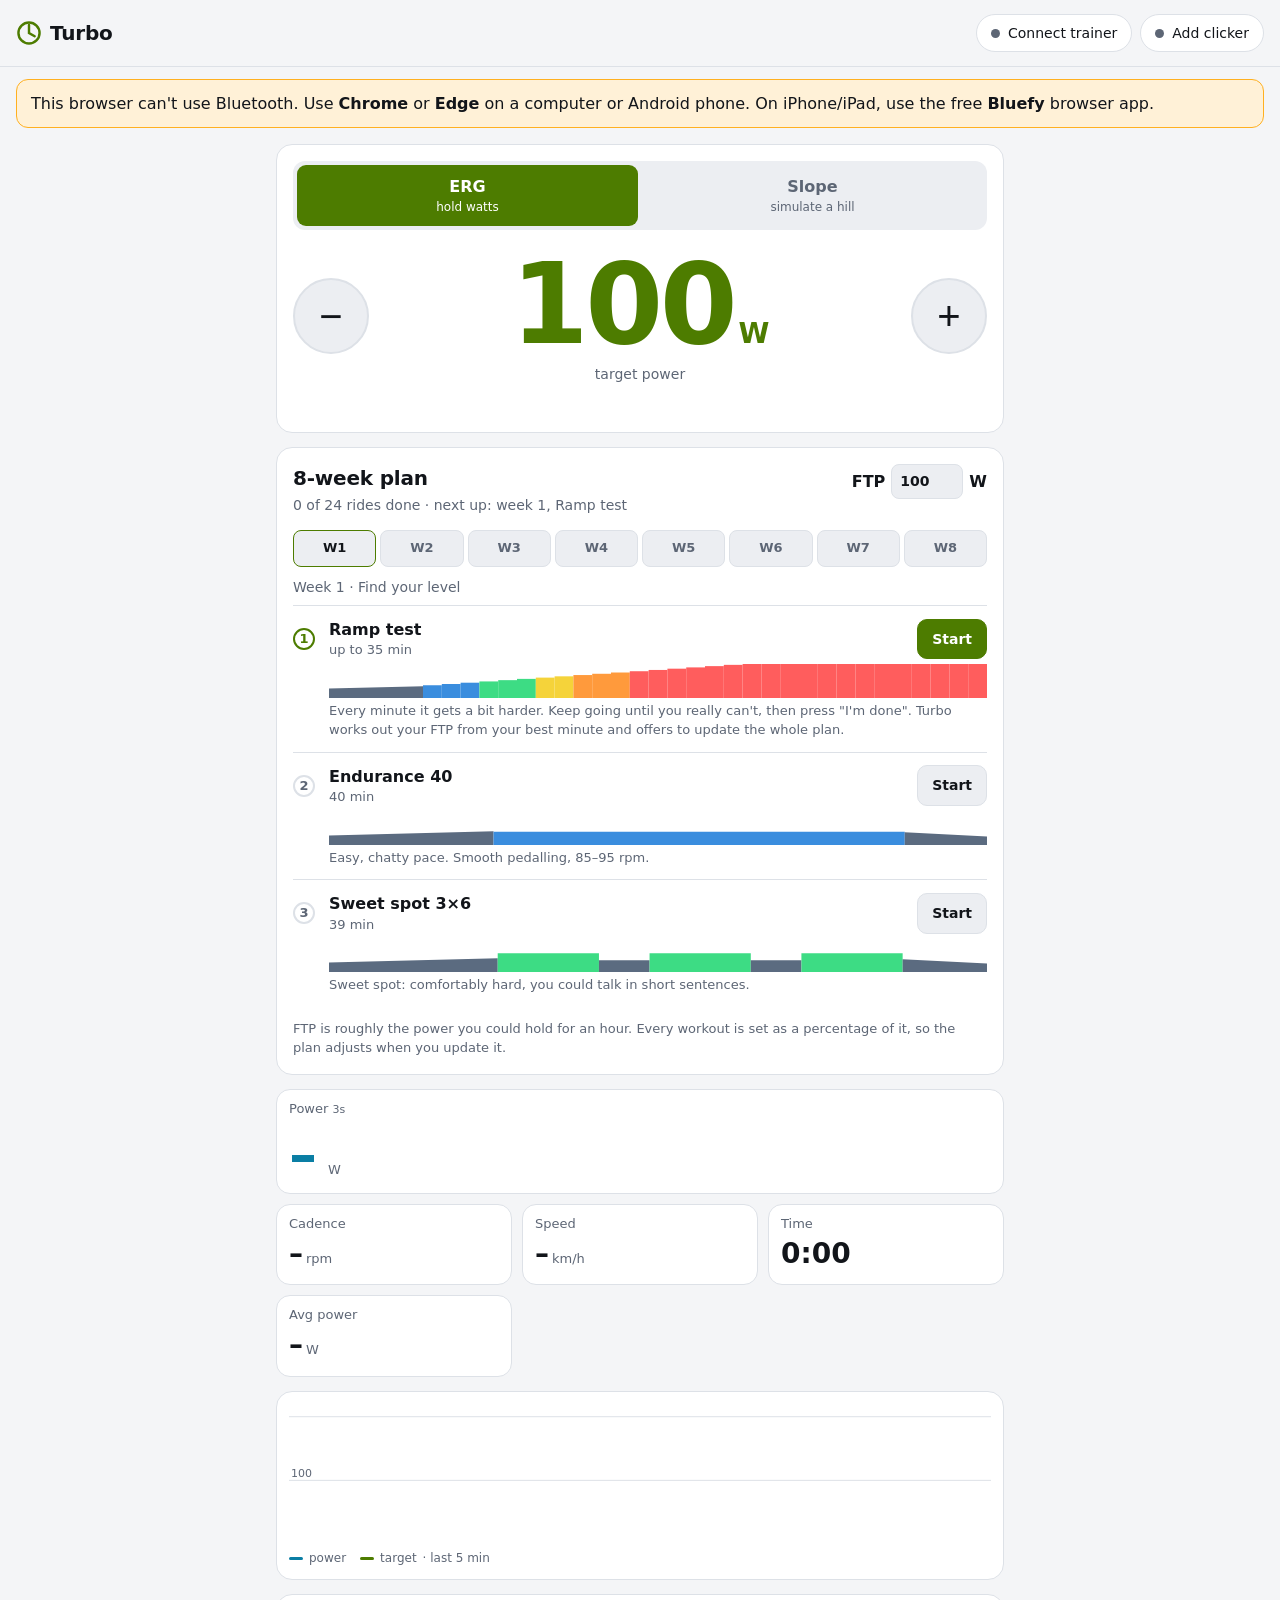
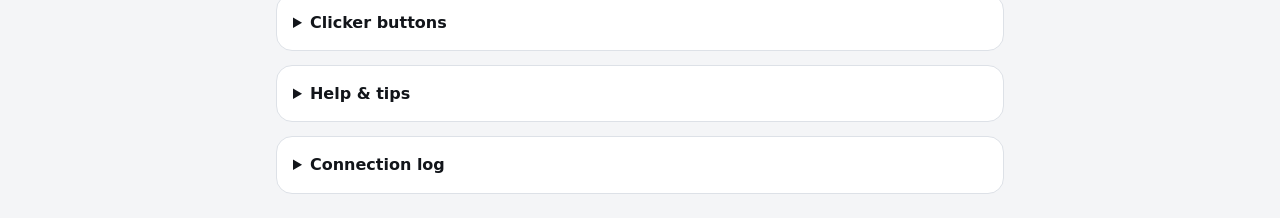
<file: index.html>
<!doctype html>
<html lang="en">
<head>
  <meta charset="utf-8">
  <meta name="viewport" content="width=device-width, initial-scale=1, viewport-fit=cover">
  <meta name="theme-color" content="#0e1013">
  <title>Turbo</title>
  <link rel="manifest" href="manifest.webmanifest">
  <link rel="icon" href="icon.svg" type="image/svg+xml">
  <link rel="stylesheet" href="style.css">
</head>
<body>
  <header class="top">
    <div class="brand">
      <svg viewBox="0 0 32 32" aria-hidden="true"><circle cx="16" cy="16" r="13" fill="none" stroke="currentColor" stroke-width="3"/><path d="M16 6v10l7 4" fill="none" stroke="currentColor" stroke-width="3" stroke-linecap="round"/></svg>
      <span>Turbo</span>
    </div>
    <div class="devices">
      <button id="btn-trainer" class="chip" data-state="off">
        <span class="dot"></span><span class="label">Connect trainer</span>
      </button>
      <button id="btn-click" class="chip" data-state="off">
        <span class="dot"></span><span class="label">Add clicker</span>
      </button>
    </div>
  </header>

  <div id="unsupported" class="banner" hidden>
    This browser can't use Bluetooth. Use <b>Chrome</b> or <b>Edge</b> on a computer or Android phone.
    On iPhone/iPad, use the free <b>Bluefy</b> browser app.
  </div>

  <main>
    <section class="target card">
      <div class="mode" role="tablist">
        <button role="tab" data-mode="erg" aria-selected="true">ERG <small>hold watts</small></button>
        <button role="tab" data-mode="slope" aria-selected="false">Slope <small>simulate a hill</small></button>
      </div>

      <div class="target-row">
        <button class="adj" data-action="down" aria-label="Decrease">−</button>
        <div class="target-value">
          <span id="target-num">150</span><span id="target-unit">W</span>
          <div id="target-caption" class="caption">target power</div>
        </div>
        <button class="adj" data-action="up" aria-label="Increase">+</button>
      </div>
      <div id="press-flash" class="press-flash" aria-live="polite"></div>
    </section>

    <section class="card workout" id="workout" hidden>
      <div class="wo-head">
        <div>
          <div class="eyebrow" id="wo-week"></div>
          <h2 id="wo-name"></h2>
        </div>
        <div class="wo-intensity">
          <button class="mini" data-int="-5" aria-label="Make the workout easier">−</button>
          <div><output id="wo-int">100%</output><small>intensity</small></div>
          <button class="mini" data-int="5" aria-label="Make the workout harder">+</button>
        </div>
      </div>
      <div class="wo-now">
        <div>
          <div id="wo-step" class="wo-step"></div>
          <div id="wo-next" class="muted"></div>
        </div>
        <output id="wo-left" class="wo-left">0:00</output>
      </div>
      <div id="wo-profile" aria-label="Workout profile"></div>
      <div class="wo-progress muted"><span id="wo-elapsed">0:00</span><span id="wo-hint"></span><span id="wo-total">0:00</span></div>
      <div class="wo-buttons">
        <button id="wo-done" class="primary" hidden>I'm done</button>
        <button id="wo-pause">Pause</button>
        <button id="wo-skip">Skip interval</button>
        <button id="wo-end">End workout</button>
      </div>
    </section>

    <section class="card plan" id="plan">
      <div class="plan-head">
        <div>
          <h2>8-week plan</h2>
          <p class="muted" id="plan-progress"></p>
        </div>
        <label class="ftp">FTP <input id="ftp" type="number" min="40" max="500" step="1"> W</label>
      </div>
      <div id="resume" class="resume" hidden></div>
      <div id="result" class="result" hidden></div>
      <div class="weeks" id="weeks" role="tablist"></div>
      <div id="sessions"></div>
      <p class="muted small">FTP is roughly the power you could hold for an hour. Every workout is set as a percentage of it, so the plan adjusts when you update it.</p>
    </section>

    <section class="metrics">
      <div class="metric big"><label>Power <small>3s</small></label><output id="m-power">–</output><span class="u">W</span></div>
      <div class="metric"><label>Cadence</label><output id="m-cadence">–</output><span class="u">rpm</span></div>
      <div class="metric"><label>Speed</label><output id="m-speed">–</output><span class="u">km/h</span></div>
      <div class="metric"><label>Time</label><output id="m-time">0:00</output></div>
      <div class="metric"><label>Avg power</label><output id="m-avg">–</output><span class="u">W</span></div>
      <div class="metric" id="hr-box" hidden><label>Heart rate</label><output id="m-hr">–</output><span class="u">bpm</span></div>
    </section>

    <section class="card chart-card">
      <canvas id="chart" height="140" aria-label="Power over the last five minutes"></canvas>
      <div class="legend"><span class="sw power"></span>power <span class="sw target"></span>target <span class="muted">· last 5 min</span></div>
    </section>

    <details class="card" id="clicker-panel">
      <summary>Clicker buttons</summary>
      <p class="muted">Choose what each Click v2 button does. Holding <b>up</b>/<b>down</b> buttons repeats.</p>
      <div id="mapping" class="mapping"></div>
      <div class="steps">
        <label>ERG step <input id="step-erg" type="number" min="1" max="100" value="10"> W</label>
        <label>ERG big step <input id="step-erg-big" type="number" min="1" max="200" value="25"> W</label>
        <label>Slope step <input id="step-slope" type="number" min="0.1" max="5" step="0.1" value="0.5"> %</label>
        <label>Slope big step <input id="step-slope-big" type="number" min="0.1" max="10" step="0.1" value="2"> %</label>
      </div>
      <p class="muted">Keyboard works too: ↑/↓ adjust, Shift+↑/↓ big step, M switches mode.</p>
    </details>

    <details class="card">
      <summary>Help &amp; tips</summary>
      <ul class="tips">
        <li><b>Spacing your rides.</b> Do the three sessions in order with a day between them, e.g. Tuesday, Thursday, Saturday. Keep the hard rides (the 1st and 3rd of each week) away from the day after a hard run; easy runs fit anywhere.</li>
        <li><b>Too hard or too easy?</b> During a workout, the clicker's increase/decrease buttons change the intensity by 5% (big steps by 10%). If you're regularly changing it, update your FTP.</li>
        <li><b>ERG feels like a wall?</b> ERG holds the power whatever your cadence, so if you slow down it gets harder. Keep your cadence up (85–95 rpm) and use an easy gear.</li>
        <li><b>Close Zwift first.</b> The Hub One only accepts one Bluetooth connection, so Zwift / Zwift Companion must be fully closed.</li>
        <li><b>Click v2 is two devices.</b> Press <i>Add clicker</i> once for each half (left and right). Press a button on the puck to wake it before connecting.</li>
        <li><b>Click v2 dropping out every minute?</b> Zwift locks the Click v2 to its own app. Open Zwift, pair the trainer and Click v2 for ~30 seconds, close Zwift completely, then connect here. This "unlock" lasts about a day. Until then, this app reconnects automatically. The right half usually works without unlocking, so <b>+</b> and <b>B</b> are set up to cover both directions.</li>
        <li><b>Buttons not reacting?</b> The Click v2 may hide its buttons until its firmware is up to date — update it in the Zwift Companion app.</li>
      </ul>
    </details>

    <details class="card">
      <summary>Connection log</summary>
      <pre id="log"></pre>
    </details>
  </main>

  <script type="module" src="js/app.js"></script>
</body>
</html>
</file>
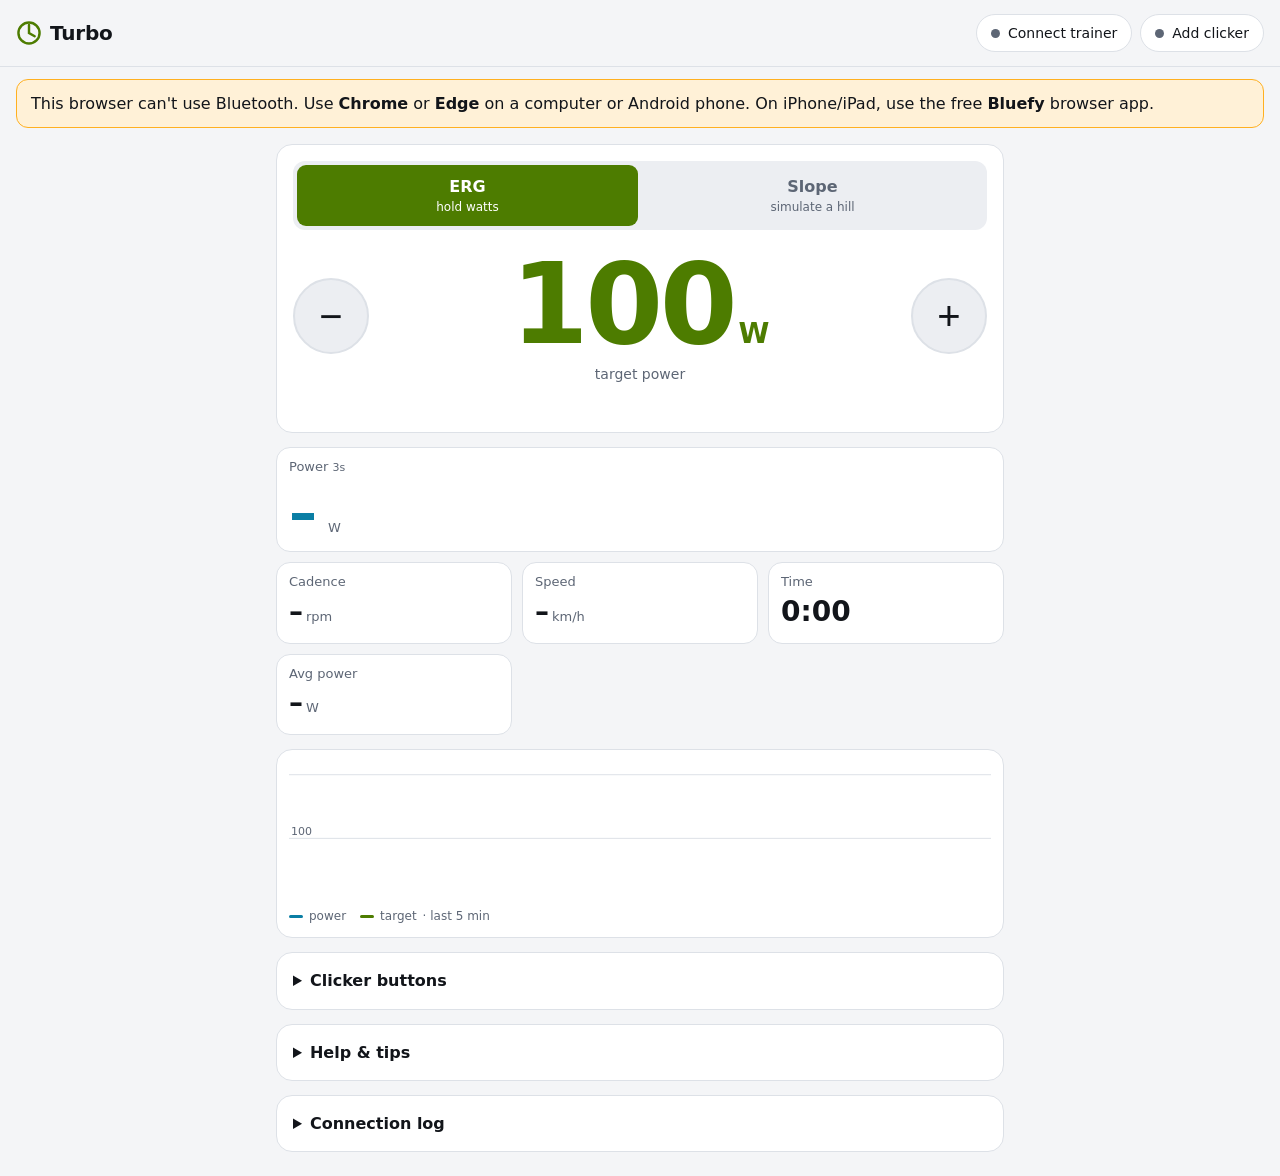
<file: turbo/index.html>
<!doctype html>
<html lang="en">
<head>
  <meta charset="utf-8">
  <meta name="viewport" content="width=device-width, initial-scale=1, viewport-fit=cover">
  <meta name="theme-color" content="#0e1013">
  <title>Turbo</title>
  <link rel="manifest" href="manifest.webmanifest">
  <link rel="icon" href="icon.svg" type="image/svg+xml">
  <link rel="stylesheet" href="style.css">
</head>
<body>
  <header class="top">
    <div class="brand">
      <svg viewBox="0 0 32 32" aria-hidden="true"><circle cx="16" cy="16" r="13" fill="none" stroke="currentColor" stroke-width="3"/><path d="M16 6v10l7 4" fill="none" stroke="currentColor" stroke-width="3" stroke-linecap="round"/></svg>
      <span>Turbo</span>
    </div>
    <div class="devices">
      <button id="btn-trainer" class="chip" data-state="off">
        <span class="dot"></span><span class="label">Connect trainer</span>
      </button>
      <button id="btn-click" class="chip" data-state="off">
        <span class="dot"></span><span class="label">Add clicker</span>
      </button>
    </div>
  </header>

  <div id="unsupported" class="banner" hidden>
    This browser can't use Bluetooth. Use <b>Chrome</b> or <b>Edge</b> on a computer or Android phone.
    On iPhone/iPad, use the free <b>Bluefy</b> browser app.
  </div>

  <main>
    <section class="target card">
      <div class="mode" role="tablist">
        <button role="tab" data-mode="erg" aria-selected="true">ERG <small>hold watts</small></button>
        <button role="tab" data-mode="slope" aria-selected="false">Slope <small>simulate a hill</small></button>
      </div>

      <div class="target-row">
        <button class="adj" data-action="down" aria-label="Decrease">−</button>
        <div class="target-value">
          <span id="target-num">150</span><span id="target-unit">W</span>
          <div id="target-caption" class="caption">target power</div>
        </div>
        <button class="adj" data-action="up" aria-label="Increase">+</button>
      </div>
      <div id="press-flash" class="press-flash" aria-live="polite"></div>
    </section>

    <section class="metrics">
      <div class="metric big"><label>Power <small>3s</small></label><output id="m-power">–</output><span class="u">W</span></div>
      <div class="metric"><label>Cadence</label><output id="m-cadence">–</output><span class="u">rpm</span></div>
      <div class="metric"><label>Speed</label><output id="m-speed">–</output><span class="u">km/h</span></div>
      <div class="metric"><label>Time</label><output id="m-time">0:00</output></div>
      <div class="metric"><label>Avg power</label><output id="m-avg">–</output><span class="u">W</span></div>
      <div class="metric" id="hr-box" hidden><label>Heart rate</label><output id="m-hr">–</output><span class="u">bpm</span></div>
    </section>

    <section class="card chart-card">
      <canvas id="chart" height="140" aria-label="Power over the last five minutes"></canvas>
      <div class="legend"><span class="sw power"></span>power <span class="sw target"></span>target <span class="muted">· last 5 min</span></div>
    </section>

    <details class="card" id="clicker-panel">
      <summary>Clicker buttons</summary>
      <p class="muted">Choose what each Click v2 button does. Holding <b>up</b>/<b>down</b> buttons repeats.</p>
      <div id="mapping" class="mapping"></div>
      <div class="steps">
        <label>ERG step <input id="step-erg" type="number" min="1" max="100" value="10"> W</label>
        <label>ERG big step <input id="step-erg-big" type="number" min="1" max="200" value="25"> W</label>
        <label>Slope step <input id="step-slope" type="number" min="0.1" max="5" step="0.1" value="0.5"> %</label>
        <label>Slope big step <input id="step-slope-big" type="number" min="0.1" max="10" step="0.1" value="2"> %</label>
      </div>
      <p class="muted">Keyboard works too: ↑/↓ adjust, Shift+↑/↓ big step, M switches mode.</p>
    </details>

    <details class="card">
      <summary>Help &amp; tips</summary>
      <ul class="tips">
        <li><b>Close Zwift first.</b> The Hub One only accepts one Bluetooth connection, so Zwift / Zwift Companion must be fully closed.</li>
        <li><b>Click v2 is two devices.</b> Press <i>Add clicker</i> once for each half (left and right). Press a button on the puck to wake it before connecting.</li>
        <li><b>Click v2 dropping out every minute?</b> Zwift locks the Click v2 to its own app. Open Zwift, pair the trainer and Click v2 for ~30 seconds, close Zwift completely, then connect here. This "unlock" lasts about a day. Until then, this app reconnects automatically. The right half usually works without unlocking, so <b>+</b> and <b>B</b> are set up to cover both directions.</li>
        <li><b>Buttons not reacting?</b> The Click v2 may hide its buttons until its firmware is up to date — update it in the Zwift Companion app.</li>
      </ul>
    </details>

    <details class="card">
      <summary>Connection log</summary>
      <pre id="log"></pre>
    </details>
  </main>

  <script type="module" src="js/app.js"></script>
</body>
</html>
</file>
<file: style.css>
:root {
  --bg: #0e1013;
  --surface: #171a1f;
  --surface-2: #20242b;
  --line: #2b3038;
  --text: #f2f4f7;
  --muted: #8a93a3;
  --accent: #c6f432;      /* target / primary action */
  --accent-ink: #141a00;
  --power: #4cc9f0;       /* live power */
  --ok: #3ddc84;
  --warn: #ffb020;
  --bad: #ff5d5d;
  --radius: 16px;
  color-scheme: dark;
}

@media (prefers-color-scheme: light) {
  :root {
    --bg: #f4f5f7;
    --surface: #ffffff;
    --surface-2: #eceef2;
    --line: #dde1e7;
    --text: #12151a;
    --muted: #5d6675;
    --accent: #4d7c00;
    --accent-ink: #ffffff;
    --power: #0a7ea4;
    color-scheme: light;
  }
}

* { box-sizing: border-box; }

body {
  margin: 0;
  background: var(--bg);
  color: var(--text);
  font: 16px/1.45 system-ui, -apple-system, "Segoe UI", Roboto, sans-serif;
  -webkit-tap-highlight-color: transparent;
}

output, #target-num, .target-value { font-variant-numeric: tabular-nums; }

.top {
  display: flex;
  align-items: center;
  justify-content: space-between;
  gap: 12px;
  flex-wrap: wrap;
  padding: 14px 16px;
  padding-top: max(14px, env(safe-area-inset-top));
  border-bottom: 1px solid var(--line);
}

.brand { display: flex; align-items: center; gap: 8px; font-weight: 800; font-size: 20px; letter-spacing: -0.01em; }
.brand svg { width: 26px; height: 26px; color: var(--accent); }

.devices { display: flex; gap: 8px; flex-wrap: wrap; }

.chip {
  display: inline-flex;
  align-items: center;
  gap: 8px;
  border: 1px solid var(--line);
  background: var(--surface);
  color: var(--text);
  border-radius: 999px;
  padding: 8px 14px;
  font: inherit;
  font-size: 14px;
  cursor: pointer;
}
.chip:hover { border-color: var(--muted); }
.chip .dot { width: 9px; height: 9px; border-radius: 50%; background: var(--muted); }
.chip[data-state="connecting"] .dot { background: var(--warn); animation: pulse 1s infinite; }
.chip[data-state="on"] .dot { background: var(--ok); }
.chip[data-state="partial"] .dot { background: var(--warn); }
@keyframes pulse { 50% { opacity: 0.3; } }

.banner {
  margin: 12px 16px 0;
  padding: 12px 14px;
  border-radius: 12px;
  background: color-mix(in srgb, var(--warn) 18%, var(--surface));
  border: 1px solid var(--warn);
}

main {
  max-width: 760px;
  margin: 0 auto;
  padding: 16px;
  padding-bottom: max(24px, env(safe-area-inset-bottom));
  display: grid;
  gap: 14px;
}

.card {
  background: var(--surface);
  border: 1px solid var(--line);
  border-radius: var(--radius);
  padding: 16px;
}

/* --- target ---------------------------------------------------------- */
.mode {
  display: grid;
  grid-template-columns: 1fr 1fr;
  background: var(--surface-2);
  border-radius: 12px;
  padding: 4px;
  gap: 4px;
}
.mode button {
  border: 0;
  border-radius: 9px;
  padding: 10px 8px;
  background: transparent;
  color: var(--muted);
  font: inherit;
  font-weight: 700;
  cursor: pointer;
}
.mode button small { display: block; font-weight: 400; font-size: 12px; }
.mode button[aria-selected="true"] { background: var(--accent); color: var(--accent-ink); }

.target-row {
  display: grid;
  grid-template-columns: 76px 1fr 76px;
  align-items: center;
  gap: 8px;
  margin-top: 18px;
}
.adj {
  height: 76px;
  border-radius: 50%;
  border: 2px solid var(--line);
  background: var(--surface-2);
  color: var(--text);
  font-size: 40px;
  line-height: 1;
  cursor: pointer;
  touch-action: manipulation;
}
.adj:active { background: var(--accent); color: var(--accent-ink); border-color: var(--accent); }

.target-value { text-align: center; color: var(--accent); }
#target-num { font-size: clamp(64px, 18vw, 112px); font-weight: 800; line-height: 1; letter-spacing: -0.03em; }
#target-unit { font-size: 28px; font-weight: 700; margin-left: 4px; }
.caption { color: var(--muted); font-size: 14px; margin-top: 4px; }

.press-flash { min-height: 22px; text-align: center; color: var(--muted); font-size: 14px; margin-top: 10px; }
.press-flash.hit { color: var(--text); }

/* --- metrics --------------------------------------------------------- */
.metrics { display: grid; grid-template-columns: repeat(3, 1fr); gap: 10px; }
.metric {
  background: var(--surface);
  border: 1px solid var(--line);
  border-radius: 14px;
  padding: 10px 12px;
}
.metric.big { grid-column: span 3; display: flex; align-items: baseline; gap: 8px; flex-wrap: wrap; }
.metric.big label { width: 100%; }
.metric label { display: block; color: var(--muted); font-size: 13px; }
.metric label small { font-size: 11px; }
.metric output { font-size: 28px; font-weight: 700; }
.metric.big output { font-size: 56px; line-height: 1; color: var(--power); }
.metric .u { color: var(--muted); font-size: 13px; margin-left: 3px; }

/* --- chart ----------------------------------------------------------- */
.chart-card { padding: 12px; }
#chart { width: 100%; height: 140px; display: block; }
.legend { font-size: 12px; color: var(--muted); display: flex; align-items: center; gap: 6px; margin-top: 6px; }
.sw { display: inline-block; width: 14px; height: 3px; border-radius: 2px; }
.sw.power { background: var(--power); }
.sw.target { background: var(--accent); margin-left: 8px; }
.muted { color: var(--muted); }

/* --- settings / help ------------------------------------------------- */
details summary { cursor: pointer; font-weight: 700; }
details[open] summary { margin-bottom: 8px; }

.mapping { display: grid; grid-template-columns: repeat(auto-fill, minmax(200px, 1fr)); gap: 8px 14px; }
.mapping label, .steps label { display: flex; align-items: center; justify-content: space-between; gap: 8px; font-size: 14px; }
.mapping .key {
  display: inline-grid;
  place-items: center;
  min-width: 30px;
  height: 30px;
  padding: 0 6px;
  border-radius: 8px;
  background: var(--surface-2);
  border: 1px solid var(--line);
  font-weight: 700;
}
.mapping .key.lit { background: var(--accent); color: var(--accent-ink); border-color: var(--accent); }
select, input {
  font: inherit;
  font-size: 14px;
  color: var(--text);
  background: var(--surface-2);
  border: 1px solid var(--line);
  border-radius: 8px;
  padding: 6px 8px;
}
input[type="number"] { width: 72px; }
.steps label { display: grid; grid-template-columns: 1fr auto 18px; }
.steps { display: grid; grid-template-columns: repeat(auto-fill, minmax(200px, 1fr)); gap: 8px 14px; margin-top: 14px; }

.tips { padding-left: 18px; margin: 0; }
.tips li { margin-bottom: 8px; }

/* --- zones (workout profile) ----------------------------------------- */
:root {
  --z1: #5b6b80; --z2: #3a8dde; --z3: #3ddc84; --z4: #f5d33a; --z5: #ff9a3c; --z6: #ff5d5d;
}

h2 { margin: 0; font-size: 20px; letter-spacing: -0.01em; }
.eyebrow { color: var(--muted); font-size: 13px; text-transform: uppercase; letter-spacing: 0.06em; }
.small { font-size: 13px; margin-bottom: 0; }

button.primary, .wo-buttons button, .session button, .resume button, .result button {
  font: inherit;
  font-size: 14px;
  font-weight: 600;
  border-radius: 10px;
  padding: 9px 14px;
  border: 1px solid var(--line);
  background: var(--surface-2);
  color: var(--text);
  cursor: pointer;
}
button.primary { background: var(--accent); color: var(--accent-ink); border-color: var(--accent); }

/* --- plan ------------------------------------------------------------ */
.plan-head { display: flex; justify-content: space-between; align-items: flex-start; gap: 12px; flex-wrap: wrap; }
.plan-head p { margin: 2px 0 0; font-size: 14px; }
.ftp { display: flex; align-items: center; gap: 6px; font-weight: 700; }

.weeks { display: grid; grid-template-columns: repeat(8, 1fr); gap: 4px; margin: 14px 0 10px; }
.weeks button {
  font: inherit;
  font-size: 13px;
  font-weight: 700;
  padding: 8px 0;
  border-radius: 8px;
  border: 1px solid var(--line);
  background: var(--surface-2);
  color: var(--muted);
  cursor: pointer;
  position: relative;
}
.weeks button[aria-selected="true"] { border-color: var(--accent); color: var(--text); }
.weeks button.done::after {
  content: "";
  position: absolute; top: 4px; right: 4px;
  width: 6px; height: 6px; border-radius: 50%;
  background: var(--ok);
}
.week-theme { font-size: 14px; color: var(--muted); margin: 0 0 8px; }

.session {
  display: grid;
  grid-template-columns: 26px 1fr auto;
  gap: 4px 10px;
  align-items: center;
  padding: 12px 0;
  border-top: 1px solid var(--line);
}
.session .tick {
  width: 22px; height: 22px; border-radius: 50%;
  border: 2px solid var(--line);
  display: grid; place-items: center;
  font-size: 13px; font-weight: 800;
  color: var(--muted);
}
.session.done .tick { background: var(--ok); border-color: var(--ok); color: #06210f; }
.session.next .tick { border-color: var(--accent); color: var(--accent); }
.session .title { font-weight: 700; }
.session .meta { color: var(--muted); font-size: 13px; }
.session .note { grid-column: 2 / 4; color: var(--muted); font-size: 13px; }
.session svg { grid-column: 2 / 4; width: 100%; height: 34px; display: block; }
.session.next button { background: var(--accent); color: var(--accent-ink); border-color: var(--accent); }

.resume, .result {
  border: 1px solid var(--accent);
  border-radius: 12px;
  padding: 12px;
  margin-top: 12px;
  display: flex; flex-wrap: wrap; gap: 8px 12px; align-items: center; justify-content: space-between;
}
.result b.big { font-size: 28px; color: var(--accent); }

/* --- workout --------------------------------------------------------- */
.workout { border-color: var(--accent); }
.wo-head { display: flex; justify-content: space-between; gap: 12px; align-items: center; }
.wo-intensity { display: flex; align-items: center; gap: 8px; text-align: center; }
.wo-intensity output { font-size: 20px; font-weight: 800; display: block; line-height: 1.1; }
.wo-intensity small { color: var(--muted); font-size: 11px; }
.mini {
  width: 36px; height: 36px; border-radius: 50%;
  border: 1px solid var(--line); background: var(--surface-2); color: var(--text);
  font-size: 20px; cursor: pointer;
}
.wo-now { display: flex; justify-content: space-between; align-items: center; gap: 12px; margin: 14px 0 10px; }
.wo-step { font-size: 22px; font-weight: 800; }
.wo-left { font-size: 48px; font-weight: 800; line-height: 1; font-variant-numeric: tabular-nums; }
#wo-profile svg { width: 100%; height: 90px; display: block; }
[hidden] { display: none !important; }
.wo-progress { display: flex; justify-content: space-between; font-size: 13px; margin-top: 6px; gap: 8px; }
#wo-hint { color: var(--warn); text-align: center; }
.wo-buttons { display: flex; flex-wrap: wrap; gap: 8px; margin-top: 12px; }
.wo-buttons .primary { flex: 1 1 100%; padding: 14px; font-size: 18px; }

.mode button:disabled { opacity: 0.4; cursor: not-allowed; }

#log {
  max-height: 220px;
  overflow: auto;
  font-size: 12px;
  white-space: pre-wrap;
  color: var(--muted);
  margin: 0;
}

@media (max-width: 420px) {
  .target-row { grid-template-columns: 64px 1fr 64px; }
  .adj { height: 64px; font-size: 34px; }
  .metric output { font-size: 24px; }
}
</file>
<file: turbo/style.css>
:root {
  --bg: #0e1013;
  --surface: #171a1f;
  --surface-2: #20242b;
  --line: #2b3038;
  --text: #f2f4f7;
  --muted: #8a93a3;
  --accent: #c6f432;      /* target / primary action */
  --accent-ink: #141a00;
  --power: #4cc9f0;       /* live power */
  --ok: #3ddc84;
  --warn: #ffb020;
  --bad: #ff5d5d;
  --radius: 16px;
  color-scheme: dark;
}

@media (prefers-color-scheme: light) {
  :root {
    --bg: #f4f5f7;
    --surface: #ffffff;
    --surface-2: #eceef2;
    --line: #dde1e7;
    --text: #12151a;
    --muted: #5d6675;
    --accent: #4d7c00;
    --accent-ink: #ffffff;
    --power: #0a7ea4;
    color-scheme: light;
  }
}

* { box-sizing: border-box; }

body {
  margin: 0;
  background: var(--bg);
  color: var(--text);
  font: 16px/1.45 system-ui, -apple-system, "Segoe UI", Roboto, sans-serif;
  -webkit-tap-highlight-color: transparent;
}

output, #target-num, .target-value { font-variant-numeric: tabular-nums; }

.top {
  display: flex;
  align-items: center;
  justify-content: space-between;
  gap: 12px;
  flex-wrap: wrap;
  padding: 14px 16px;
  padding-top: max(14px, env(safe-area-inset-top));
  border-bottom: 1px solid var(--line);
}

.brand { display: flex; align-items: center; gap: 8px; font-weight: 800; font-size: 20px; letter-spacing: -0.01em; }
.brand svg { width: 26px; height: 26px; color: var(--accent); }

.devices { display: flex; gap: 8px; flex-wrap: wrap; }

.chip {
  display: inline-flex;
  align-items: center;
  gap: 8px;
  border: 1px solid var(--line);
  background: var(--surface);
  color: var(--text);
  border-radius: 999px;
  padding: 8px 14px;
  font: inherit;
  font-size: 14px;
  cursor: pointer;
}
.chip:hover { border-color: var(--muted); }
.chip .dot { width: 9px; height: 9px; border-radius: 50%; background: var(--muted); }
.chip[data-state="connecting"] .dot { background: var(--warn); animation: pulse 1s infinite; }
.chip[data-state="on"] .dot { background: var(--ok); }
.chip[data-state="partial"] .dot { background: var(--warn); }
@keyframes pulse { 50% { opacity: 0.3; } }

.banner {
  margin: 12px 16px 0;
  padding: 12px 14px;
  border-radius: 12px;
  background: color-mix(in srgb, var(--warn) 18%, var(--surface));
  border: 1px solid var(--warn);
}

main {
  max-width: 760px;
  margin: 0 auto;
  padding: 16px;
  padding-bottom: max(24px, env(safe-area-inset-bottom));
  display: grid;
  gap: 14px;
}

.card {
  background: var(--surface);
  border: 1px solid var(--line);
  border-radius: var(--radius);
  padding: 16px;
}

/* --- target ---------------------------------------------------------- */
.mode {
  display: grid;
  grid-template-columns: 1fr 1fr;
  background: var(--surface-2);
  border-radius: 12px;
  padding: 4px;
  gap: 4px;
}
.mode button {
  border: 0;
  border-radius: 9px;
  padding: 10px 8px;
  background: transparent;
  color: var(--muted);
  font: inherit;
  font-weight: 700;
  cursor: pointer;
}
.mode button small { display: block; font-weight: 400; font-size: 12px; }
.mode button[aria-selected="true"] { background: var(--accent); color: var(--accent-ink); }

.target-row {
  display: grid;
  grid-template-columns: 76px 1fr 76px;
  align-items: center;
  gap: 8px;
  margin-top: 18px;
}
.adj {
  height: 76px;
  border-radius: 50%;
  border: 2px solid var(--line);
  background: var(--surface-2);
  color: var(--text);
  font-size: 40px;
  line-height: 1;
  cursor: pointer;
  touch-action: manipulation;
}
.adj:active { background: var(--accent); color: var(--accent-ink); border-color: var(--accent); }

.target-value { text-align: center; color: var(--accent); }
#target-num { font-size: clamp(64px, 18vw, 112px); font-weight: 800; line-height: 1; letter-spacing: -0.03em; }
#target-unit { font-size: 28px; font-weight: 700; margin-left: 4px; }
.caption { color: var(--muted); font-size: 14px; margin-top: 4px; }

.press-flash { min-height: 22px; text-align: center; color: var(--muted); font-size: 14px; margin-top: 10px; }
.press-flash.hit { color: var(--text); }

/* --- metrics --------------------------------------------------------- */
.metrics { display: grid; grid-template-columns: repeat(3, 1fr); gap: 10px; }
.metric {
  background: var(--surface);
  border: 1px solid var(--line);
  border-radius: 14px;
  padding: 10px 12px;
}
.metric.big { grid-column: span 3; display: flex; align-items: baseline; gap: 8px; flex-wrap: wrap; }
.metric.big label { width: 100%; }
.metric label { display: block; color: var(--muted); font-size: 13px; }
.metric label small { font-size: 11px; }
.metric output { font-size: 28px; font-weight: 700; }
.metric.big output { font-size: 56px; line-height: 1; color: var(--power); }
.metric .u { color: var(--muted); font-size: 13px; margin-left: 3px; }

/* --- chart ----------------------------------------------------------- */
.chart-card { padding: 12px; }
#chart { width: 100%; height: 140px; display: block; }
.legend { font-size: 12px; color: var(--muted); display: flex; align-items: center; gap: 6px; margin-top: 6px; }
.sw { display: inline-block; width: 14px; height: 3px; border-radius: 2px; }
.sw.power { background: var(--power); }
.sw.target { background: var(--accent); margin-left: 8px; }
.muted { color: var(--muted); }

/* --- settings / help ------------------------------------------------- */
details summary { cursor: pointer; font-weight: 700; }
details[open] summary { margin-bottom: 8px; }

.mapping { display: grid; grid-template-columns: repeat(auto-fill, minmax(200px, 1fr)); gap: 8px 14px; }
.mapping label, .steps label { display: flex; align-items: center; justify-content: space-between; gap: 8px; font-size: 14px; }
.mapping .key {
  display: inline-grid;
  place-items: center;
  min-width: 30px;
  height: 30px;
  padding: 0 6px;
  border-radius: 8px;
  background: var(--surface-2);
  border: 1px solid var(--line);
  font-weight: 700;
}
.mapping .key.lit { background: var(--accent); color: var(--accent-ink); border-color: var(--accent); }
select, input {
  font: inherit;
  font-size: 14px;
  color: var(--text);
  background: var(--surface-2);
  border: 1px solid var(--line);
  border-radius: 8px;
  padding: 6px 8px;
}
input[type="number"] { width: 72px; }
.steps label { display: grid; grid-template-columns: 1fr auto 18px; }
.steps { display: grid; grid-template-columns: repeat(auto-fill, minmax(200px, 1fr)); gap: 8px 14px; margin-top: 14px; }

.tips { padding-left: 18px; margin: 0; }
.tips li { margin-bottom: 8px; }

#log {
  max-height: 220px;
  overflow: auto;
  font-size: 12px;
  white-space: pre-wrap;
  color: var(--muted);
  margin: 0;
}

@media (max-width: 420px) {
  .target-row { grid-template-columns: 64px 1fr 64px; }
  .adj { height: 64px; font-size: 34px; }
  .metric output { font-size: 24px; }
}
</file>
